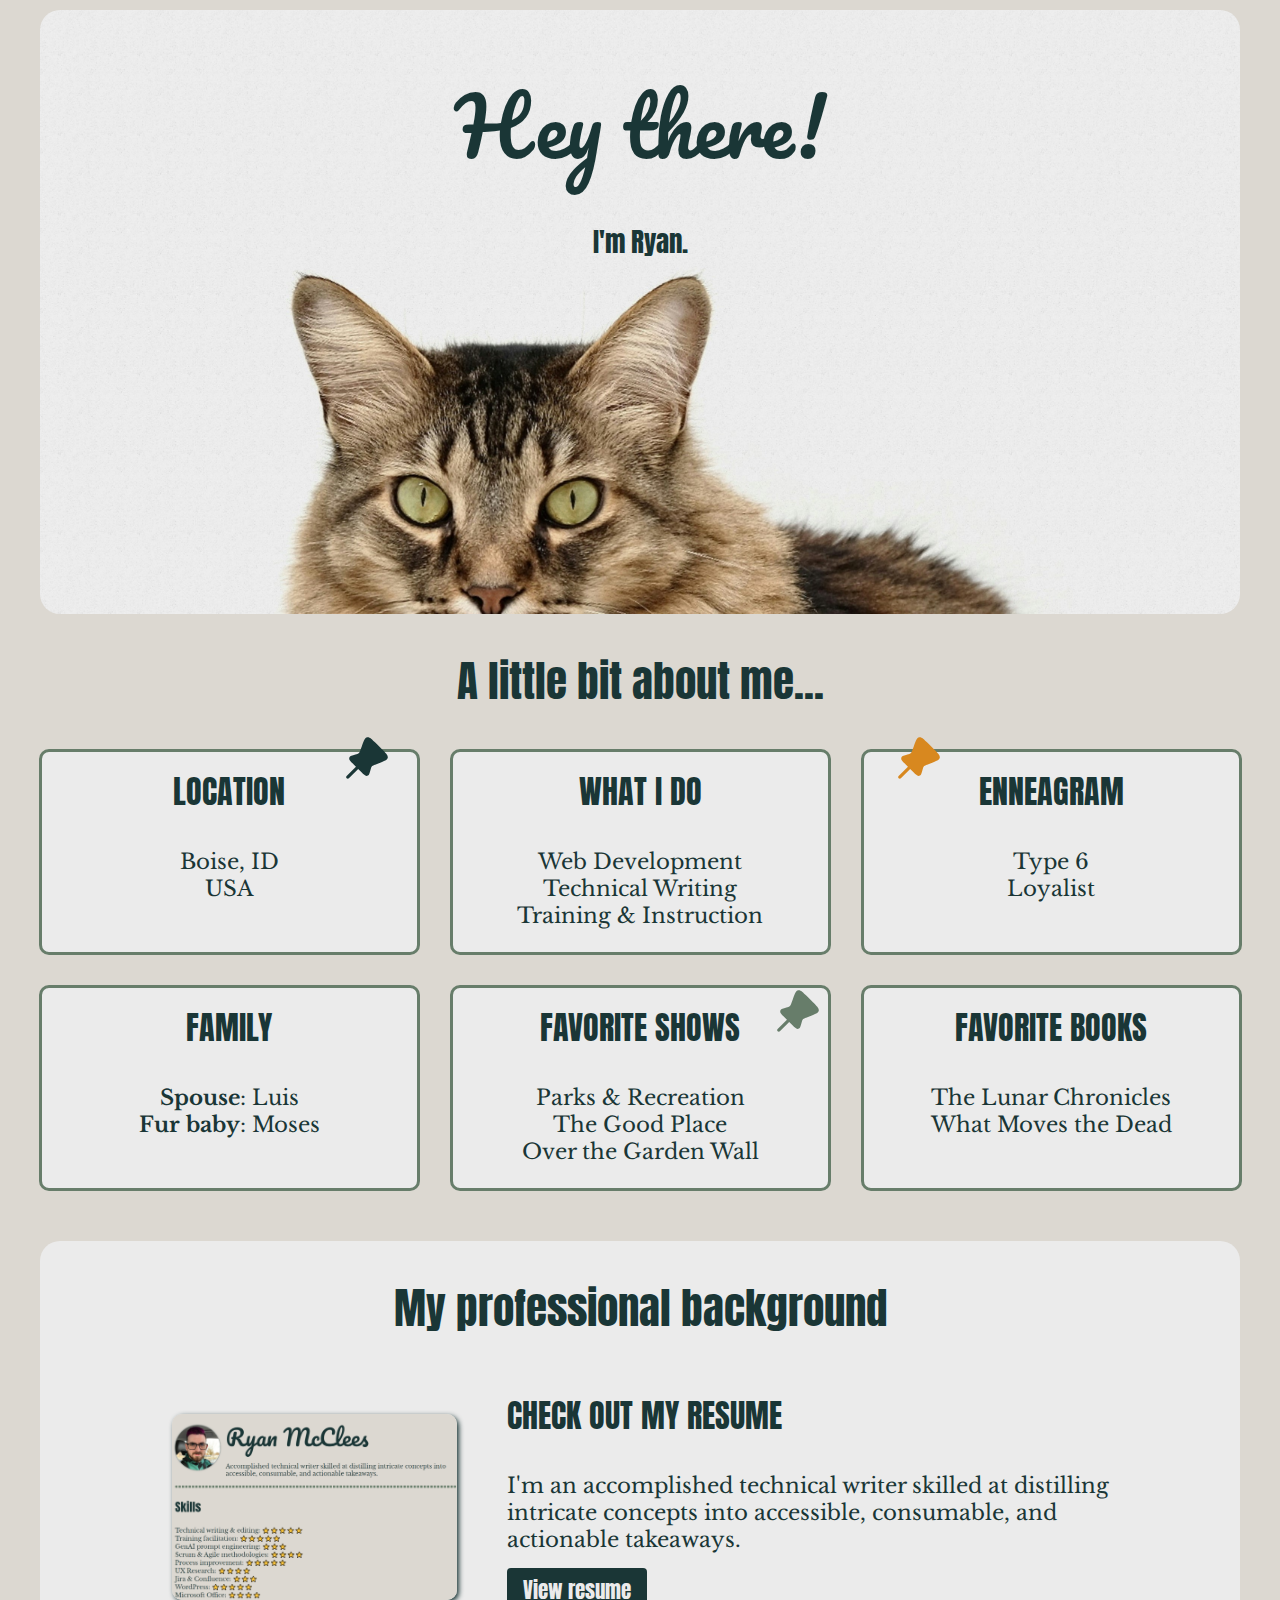
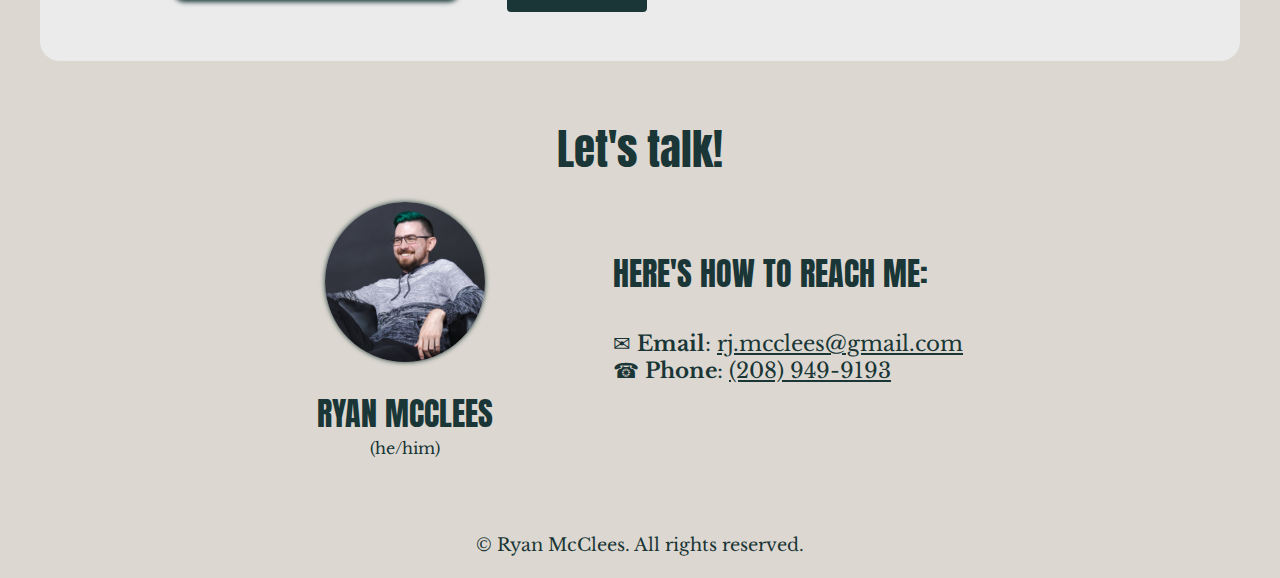
<file: index.html>
<!DOCTYPE html>
<html lang="en">
<head>
    <meta charset="UTF-8">
    <meta name="viewport" content="width=device-width, initial-scale=1.0">
    <link rel="stylesheet" href="./style.css">
    <link rel="preconnect" href="https://fonts.googleapis.com">
    <link rel="preconnect" href="https://fonts.gstatic.com" crossorigin>
    <link href="https://fonts.googleapis.com/css2?family=Anton&family=Libre+Baskerville:ital,wght@0,400;0,700;1,400&family=Pacifico&display=swap" rel="stylesheet">
    <title>Ryan McClees | Web Developer Bio</title>
    <?xml version="1.0" encoding="utf-8"?><!-- Uploaded to: SVG Repo, www.svgrepo.com, Generator: SVG Repo Mixer Tools -->
</head>
<body>
    <section id="main-header">
        <div class="header-img">
            <img src="./assets/charlie-deets-TKgOIwPVmkg-unsplash.jpg" alt="cat" height="100%">
        </div>
        <div class="header-text">
            <h1>Hey there!</h1>
            <p>I'm Ryan.</p>
        </div>
    </section>
    <section id="about-me">
        <h2>A little bit about me...</h2>
        <div id="about-me-grid">
            <div class="grid square1">
                <h3>Location</h3>
                <p>
                    Boise, ID<br />
                    USA
                </p>
                <svg width="50px" height="50px" viewBox="0 0 24 24" fill="none" xmlns="http://www.w3.org/2000/svg" class="grid-pin1">
                <path d="M19.1835 7.80516L16.2188 4.83755C14.1921 2.8089 13.1788 1.79457 12.0904 2.03468C11.0021 2.2748 10.5086 3.62155 9.5217 6.31506L8.85373 8.1381C8.59063 8.85617 8.45908 9.2152 8.22239 9.49292C8.11619 9.61754 7.99536 9.72887 7.86251 9.82451C7.56644 10.0377 7.19811 10.1392 6.46145 10.3423C4.80107 10.8 3.97088 11.0289 3.65804 11.5721C3.5228 11.8069 3.45242 12.0735 3.45413 12.3446C3.45809 12.9715 4.06698 13.581 5.28476 14.8L6.69935 16.2163L2.22345 20.6964C1.92552 20.9946 1.92552 21.4782 2.22345 21.7764C2.52138 22.0746 3.00443 22.0746 3.30236 21.7764L7.77841 17.2961L9.24441 18.7635C10.4699 19.9902 11.0827 20.6036 11.7134 20.6045C11.9792 20.6049 12.2404 20.5358 12.4713 20.4041C13.0192 20.0914 13.2493 19.2551 13.7095 17.5825C13.9119 16.8472 14.013 16.4795 14.2254 16.1835C14.3184 16.054 14.4262 15.9358 14.5468 15.8314C14.8221 15.593 15.1788 15.459 15.8922 15.191L17.7362 14.4981C20.4 13.4973 21.7319 12.9969 21.9667 11.9115C22.2014 10.826 21.1954 9.81905 19.1835 7.80516Z" fill="#1A3636"/>
                </svg>
            </div>
            <div class="grid square2">
                <h3>What I do</h3>
                <ul>
                    <li>Web Development</li>
                    <li>Technical Writing</li>
                    <li>Training & Instruction</li>
                </ul>
            </div>
            <div class="grid square3">
                <h3>Enneagram</h3>
                <p>
                    Type 6<br />
                    Loyalist
                </p>
                <svg width="50px" height="50px" viewBox="0 0 24 24" fill="none" xmlns="http://www.w3.org/2000/svg" class="grid-pin2">
                <path d="M19.1835 7.80516L16.2188 4.83755C14.1921 2.8089 13.1788 1.79457 12.0904 2.03468C11.0021 2.2748 10.5086 3.62155 9.5217 6.31506L8.85373 8.1381C8.59063 8.85617 8.45908 9.2152 8.22239 9.49292C8.11619 9.61754 7.99536 9.72887 7.86251 9.82451C7.56644 10.0377 7.19811 10.1392 6.46145 10.3423C4.80107 10.8 3.97088 11.0289 3.65804 11.5721C3.5228 11.8069 3.45242 12.0735 3.45413 12.3446C3.45809 12.9715 4.06698 13.581 5.28476 14.8L6.69935 16.2163L2.22345 20.6964C1.92552 20.9946 1.92552 21.4782 2.22345 21.7764C2.52138 22.0746 3.00443 22.0746 3.30236 21.7764L7.77841 17.2961L9.24441 18.7635C10.4699 19.9902 11.0827 20.6036 11.7134 20.6045C11.9792 20.6049 12.2404 20.5358 12.4713 20.4041C13.0192 20.0914 13.2493 19.2551 13.7095 17.5825C13.9119 16.8472 14.013 16.4795 14.2254 16.1835C14.3184 16.054 14.4262 15.9358 14.5468 15.8314C14.8221 15.593 15.1788 15.459 15.8922 15.191L17.7362 14.4981C20.4 13.4973 21.7319 12.9969 21.9667 11.9115C22.2014 10.826 21.1954 9.81905 19.1835 7.80516Z" fill="#d8881f"/>
                </svg>
            </div>
            <div class="grid square4">
                <h3>Family</h3>
                <ul>
                    <li><strong>Spouse</strong>: Luis</li>
                    <li><strong>Fur baby</strong>: Moses</li>
                </ul>
            </div>
            <div class="grid square5">
                <h3>Favorite Shows</h3>
                <ul>
                    <li>Parks & Recreation</li>
                    <li>The Good Place</li>
                    <li>Over the Garden Wall</li>
                </ul>
                <svg width="50px" height="50px" viewBox="0 0 24 24" fill="none" xmlns="http://www.w3.org/2000/svg" class="grid-pin3">
                    <path d="M19.1835 7.80516L16.2188 4.83755C14.1921 2.8089 13.1788 1.79457 12.0904 2.03468C11.0021 2.2748 10.5086 3.62155 9.5217 6.31506L8.85373 8.1381C8.59063 8.85617 8.45908 9.2152 8.22239 9.49292C8.11619 9.61754 7.99536 9.72887 7.86251 9.82451C7.56644 10.0377 7.19811 10.1392 6.46145 10.3423C4.80107 10.8 3.97088 11.0289 3.65804 11.5721C3.5228 11.8069 3.45242 12.0735 3.45413 12.3446C3.45809 12.9715 4.06698 13.581 5.28476 14.8L6.69935 16.2163L2.22345 20.6964C1.92552 20.9946 1.92552 21.4782 2.22345 21.7764C2.52138 22.0746 3.00443 22.0746 3.30236 21.7764L7.77841 17.2961L9.24441 18.7635C10.4699 19.9902 11.0827 20.6036 11.7134 20.6045C11.9792 20.6049 12.2404 20.5358 12.4713 20.4041C13.0192 20.0914 13.2493 19.2551 13.7095 17.5825C13.9119 16.8472 14.013 16.4795 14.2254 16.1835C14.3184 16.054 14.4262 15.9358 14.5468 15.8314C14.8221 15.593 15.1788 15.459 15.8922 15.191L17.7362 14.4981C20.4 13.4973 21.7319 12.9969 21.9667 11.9115C22.2014 10.826 21.1954 9.81905 19.1835 7.80516Z" fill="#677D6A"/>
                    </svg>
            </div>
            <div class="grid square6">
                <h3>Favorite Books</h3>
                <ul>
                    <li>The Lunar Chronicles</li>
                    <li>What Moves the Dead</li>
                </ul>
            </div>
        </div>
    </section>
    <section id="resume">
        <div class="resume-div">
            <h2>My professional background</h2>
            <div class="resume-grid">
                <div class="right-align"><img src="./assets/Resume-screenshot.png" alt="Screenshot of resume" class="resume-screenshot"></div>
                <div>
                    <h3 class="left-align">Check out my resume</h3>
                    <p class="left-align">I'm an accomplished technical writer skilled at distilling intricate concepts into accessible, consumable, and actionable takeaways.</p>
                    <p class="left-align"><a href="./public/resume.html" class="btn-primary">View resume</a></p>
                </div>
            </div>
        </div>
    </section>
    <section id="contact-me">
        <h2>Let's talk!</h2>
        <div class="contact-container">
            <div class="contact-content">
                <p><img class="resume-photo" src="./assets/1671308704596.jfif" alt="Ryan's profile photo" width="160" /></p>
                <h3 class="contact-name">Ryan McClees</h3>
                <p class="contact-name">(he/him)</p>
            </div>
            <div class="contact-content">
                <h3 class="left-align">Here's how to reach me:</h3>
                <ul class="left-align">
                    <li>✉ <strong>Email</strong>: <a href="mailto:rj.mcclees@gmail.com" class="link-primary">rj.mcclees@gmail.com</a></li>
                    <li>☎ <strong>Phone</strong>: <a href="tel:+12089499193" class="link-primary">(208) 949-9193</a></li>
                </ul>
            </div>
        </div>
    </section>
    <footer>
        <p><small>© Ryan McClees. All rights reserved.</small></p>
    </footer>
</body>
</html>
</file>
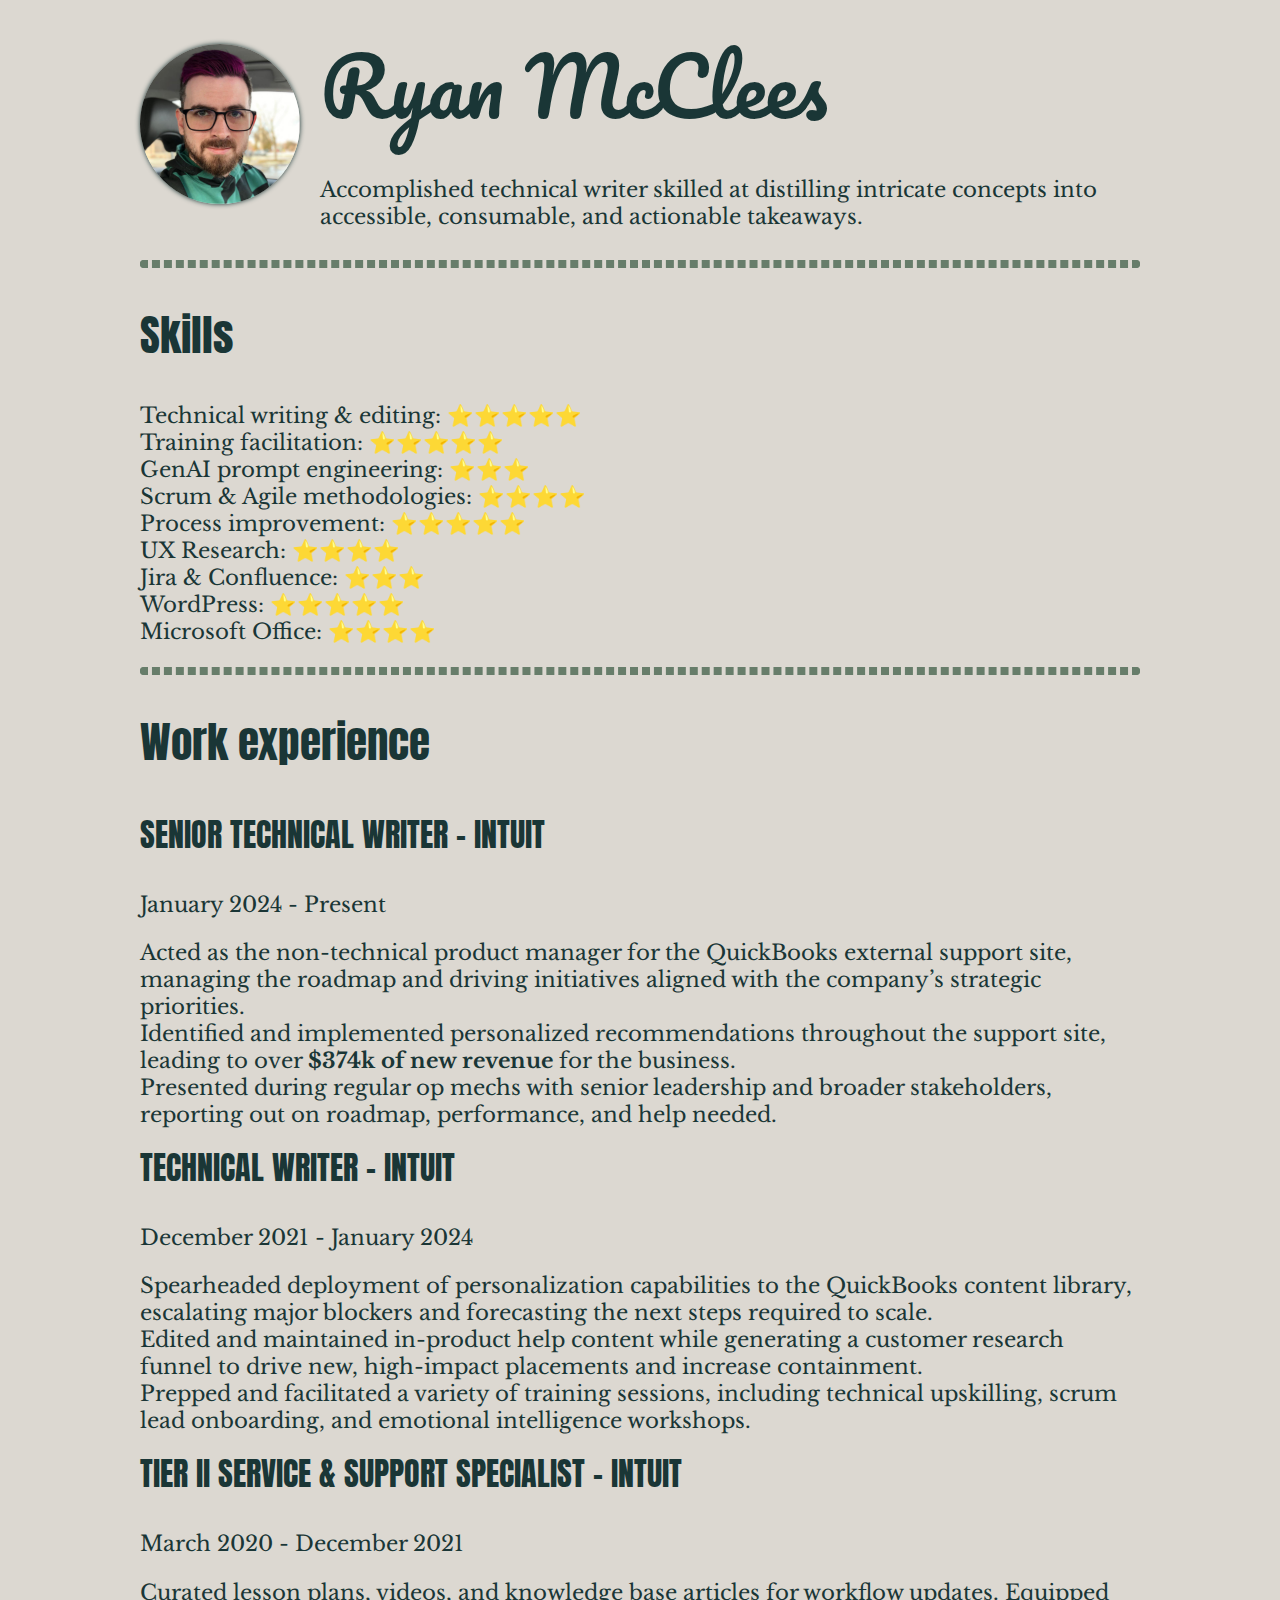
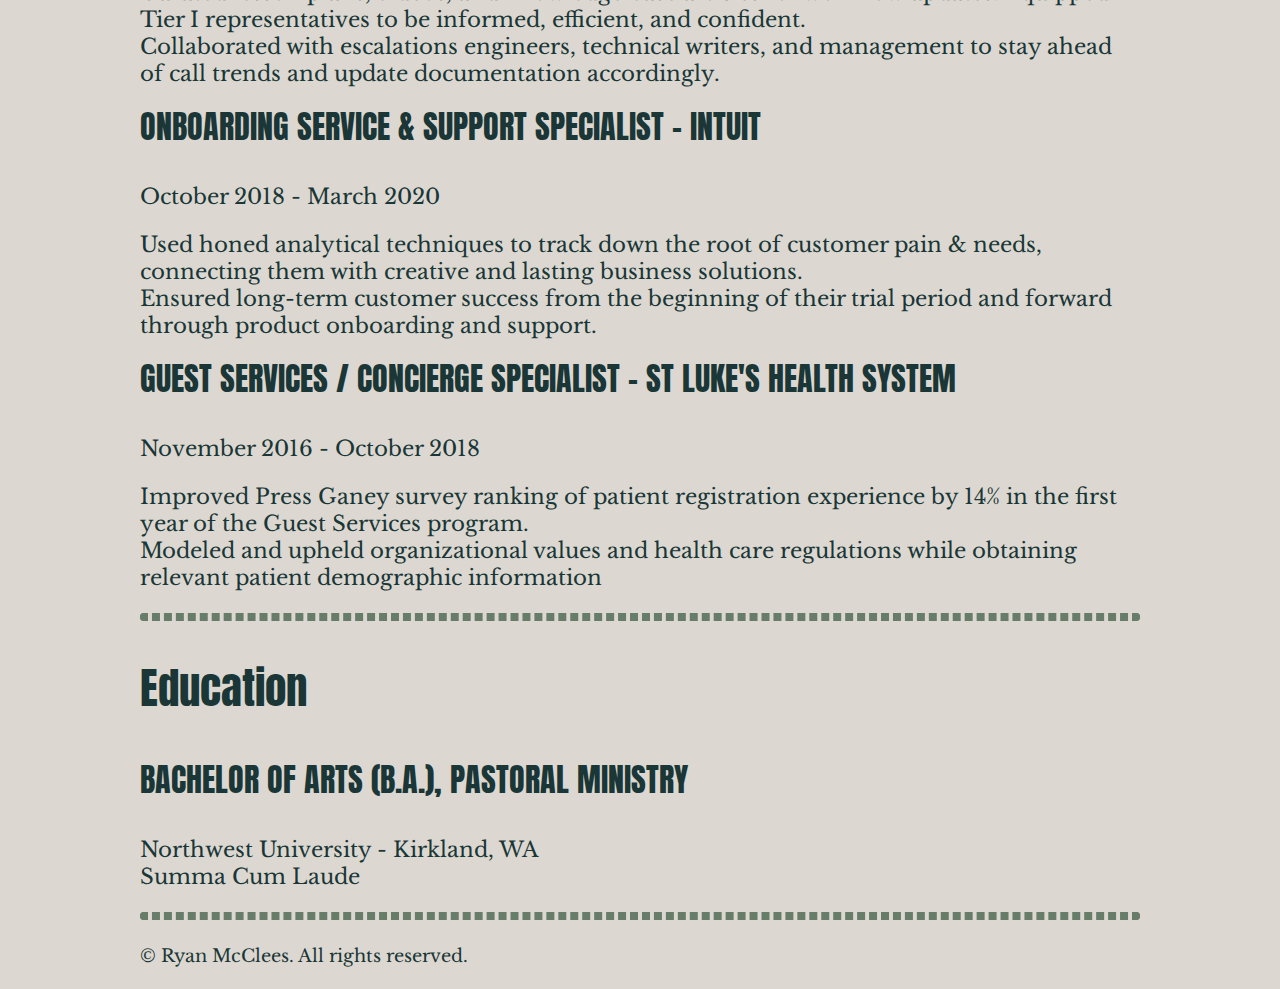
<file: public/resume.html>
<!DOCTYPE html>
<html lang="en">
    <head>
        <meta charset="UTF-8">
        <link rel="stylesheet" href="../style.css">
        <link rel="preconnect" href="https://fonts.googleapis.com">
        <link rel="preconnect" href="https://fonts.gstatic.com" crossorigin>
        <link href="https://fonts.googleapis.com/css2?family=Anton&family=Libre+Baskerville:ital,wght@0,400;0,700;1,400&family=Pacifico&display=swap" rel="stylesheet">
        <title>My Resume</title>
    </head>

    <body id="resume-body">
        <div id="resume-header">
            <div class="header-col1">
                <img class="resume-photo top-image" src="../assets/profile-photo.jpg" alt="Ryan's profile photo" width="160" />
            </div>
            <div>
                <h1 class="left-align">Ryan McClees</h1>
                <p class="left-align">Accomplished technical writer skilled at distilling intricate concepts into accessible, consumable, and actionable takeaways.</p>
            </div>
        </div>
        <hr />
        
        <h2 class="left-align">Skills</h2>
        <ul class="left-align">
            <li>Technical writing & editing: &#x2B50&#x2B50&#x2B50&#x2B50&#x2B50</li>
            <li>Training facilitation: &#x2B50&#x2B50&#x2B50&#x2B50&#x2B50</li>
            <li>GenAI prompt engineering: &#x2B50&#x2B50&#x2B50</li>
            <li>Scrum & Agile methodologies: &#x2B50&#x2B50&#x2B50&#x2B50</li>
            <li>Process improvement: &#x2B50&#x2B50&#x2B50&#x2B50&#x2B50</li>
            <li>UX Research: &#x2B50&#x2B50&#x2B50&#x2B50</li>
            <li>Jira & Confluence: &#x2B50&#x2B50&#x2B50</li>
            <li>WordPress: &#x2B50&#x2B50&#x2B50&#x2B50&#x2B50</li>
            <li>Microsoft Office: &#x2B50&#x2B50&#x2B50&#x2B50</li>
        </ul>

        <hr />
        
        <h2 class="left-align">Work experience</h2>
        <ul>
            <li><h3 class="left-align">Senior Technical Writer - Intuit</h3>
                <p class="left-align">January 2024 - Present</p>
                <ul class="left-align">
                    <li>Acted as the non-technical product manager for the QuickBooks
                        external support site, managing the roadmap and driving initiatives
                        aligned with the company’s strategic priorities.</li>
                    <li>Identified and implemented personalized recommendations throughout
                        the support site, leading to over <strong>$374k of new revenue</strong>
                        for the business.</li>
                    <li>Presented during regular op mechs with senior leadership and broader
                        stakeholders, reporting out on roadmap, performance, and help needed.</li>
                </ul>
            </li>
            <li><h3 class="left-align">Technical Writer - Intuit</h3>
                <p class="left-align">December 2021 - January 2024</p>
                <ul class="left-align">
                    <li>Spearheaded deployment of personalization capabilities to the
                        QuickBooks content library, escalating major blockers and forecasting
                        the next steps required to scale.</li>
                    <li>Edited and maintained in-product help content while generating
                        a customer research funnel to drive new, high-impact placements
                        and increase containment.</li>
                    <li>Prepped and facilitated a variety of training sessions, including
                        technical upskilling, scrum lead onboarding, and emotional
                        intelligence workshops.</li>
                </ul>
            </li>
            <li><h3 class="left-align">Tier II Service & Support Specialist - Intuit</h3>
                <p class="left-align">March 2020 - December 2021</p>
                <ul class="left-align">
                    <li>Curated lesson plans, videos, and knowledge base articles for workflow
                        updates. Equipped Tier I representatives to be informed, efficient,
                        and confident.</li>
                    <li>Collaborated with escalations engineers, technical writers, and
                        management to stay ahead of call trends and update documentation accordingly.</li>
                </ul>
            </li>
            <li><h3 class="left-align">Onboarding Service & Support Specialist - Intuit</h3>
                <p class="left-align">October 2018 - March 2020</p>
                <ul class="left-align">
                    <li>Used honed analytical techniques to track down the root of customer pain & needs,
                        connecting them with creative and lasting business solutions.</li>
                    <li>Ensured long-term customer success from the beginning of their trial period and
                        forward through product onboarding and support.</li>
                </ul>
            </li>
            <li><h3 class="left-align">Guest Services / Concierge Specialist - St Luke's Health System</h3>
                <p class="left-align">November 2016 - October 2018</p>
                <ul class="left-align">
                    <li>Improved Press Ganey survey ranking of patient registration experience by 14%
                        in the first year of the Guest Services program.</li>
                    <li>Modeled and upheld organizational values and health care regulations while
                        obtaining relevant patient demographic information</li>
                </ul>
            </li>
        </ul>
        
        <hr />

        <h2 class="left-align">Education</h2>
        <ul>
            <li><h3 class="left-align">Bachelor of Arts (B.A.), Pastoral Ministry</h3>
                <p class="left-align">
                    Northwest University - Kirkland, WA<br />
                    Summa Cum Laude
                </p>
            </li>
        </ul>

        <hr />

        <footer>
            <p class="left-align"><small>© Ryan McClees. All rights reserved.</small></p>
        </footer>
    </body>
</html>
</file>
<file: style.css>
body {
    background-color: #dcd8d1;
}

h1 {
    font-family: "Pacifico", cursive;
    font-weight: 400;
    font-style: normal;
    font-size: 60pt;
    color: #1A3636;
    margin: 15px;
}

h2 {
    font-family: "Anton", sans-serif;
    font-weight: 400;
    font-style: normal;
    color: #1A3636;
    text-align: center;
    font-size: 32pt;
}

h3 {
    font-family: "Anton", sans-serif;
    font-weight: 400;
    font-style: normal;
    text-align: center;
    color: #1A3636;
    font-size: 24pt;
    margin-top: 15px;
    text-transform: uppercase;
}

p, ul {
    font-family: "Libre Baskerville", serif;
    font-weight: 400;
    font-style: normal;
    color: #1A3636;
    text-align: center;
    font-size: 16pt;
}

ul {
    list-style-type: none;
    padding: 0px;
}

#main-header {
    /* background-image: url(./assets/charlie-deets-TKgOIwPVmkg-unsplash.jpg);
    background-size: 100%;
    background-repeat: no-repeat;
    min-height: 650px;
    margin: 50px 100px 0px 100px;
    text-align: center;
    padding-top: 50px;
    border-top-left-radius: 50px;
    border-top-right-radius: 50px; */
    display: grid;
    grid-template-rows: 100%;
    grid-template-columns: 100%;
    text-align: center;
    width: auto;
    margin: 10px auto 0px auto;
    
}

#main-header p {
  font-family: "Anton", sans-serif;
  font-weight: 400;
  font-style: normal;
  color: #1A3636;
  font-size: 20pt;
}

.header-img {
    grid-area: 1 / 1 / -1 / -1;
}

.header-img > img {
    border-radius: 20px;
    width: 100%;
    max-width: 1200px;
}

.header-text {
    grid-area: 1 / 1 / -1 / -1;
    padding-top: 30px;
    width: auto;
}

#about-me {
    display: flex;
    flex-direction: column;
    justify-content: center;
    align-items: center;
    width: 100%;
    margin-bottom: 50px;
}

#about-me-grid {
    display: grid;
    grid-template-rows: 1fr 1fr;
    grid-template-columns: 1fr 1fr 1fr;
    gap: 30px;
    /* margin: 50px 50px 0px 50px; */
}

.grid {
    background-color: #EBEBEB;
    width: 375px;
    height: 200px;
    border-radius: 10px;
    border: 3px solid #677D6A; 
    /* box-shadow: 2px 2px 5px #1A3636; */
}

.grid-pin1 {
    position: relative;
    left: 300px;
    bottom: 190px;
}

.grid-pin2 {
    position: relative;
    bottom: 190px;
    left: 30px;
    
}

.grid-pin3 {
    position: relative;
    bottom: 200px;
    left: 320px;
}

#resume {
    display: flex;
    flex-direction: column;
    justify-content: center;
    align-items: center;
}

.resume-div {
    background-color: #EBEBEB;
    border-radius: 20px;
    width: 100%;
    max-width: 1200px;
    margin: 0px auto 0px auto;
}

.resume-grid {
    display: grid;
    grid-template-columns: 1fr 2fr;
    gap: 50px;
    max-width: 1000px;
    padding-bottom: 24px;
    margin: auto auto 10px auto;
    align-items: center;
}

.resume-screenshot {
    margin-top: 15px;
    box-shadow: 2px 2px 5px #1A3636;
    border-radius: 10px;
    width: 90%;
}

.btn-primary {
    color: #EBEBEB;
    background-color: #1A3636;
    border-radius: 4px;
    text-decoration: none;
    padding: 6px 16px 6px 16px;
    font-family: "Anton", sans-serif;
    font-weight: lighter;
    font-style: normal;
}

.btn-primary:hover {
    background-color: #40534C;
}

.link-primary {
    color: #1A3636;
}

.link-primary:hover {
    color: #677D6A;
}

#contact-me {
    display: flex;
    flex-direction: column;
    justify-content: center;
    align-items: center;
    height: auto;
}

.contact-container {
    display: flex;
    flex-direction: row;
    max-width: 1200px;
    margin: auto 20px 50px 20px;
    justify-content: center;
}

.contact-name {
    margin: 0px;
    padding: 0px;
}

p.contact-name {
    font-size: 12pt;
}

.contact-content {
    margin: auto 60px auto 60px;
}

#contact-me h2 {
    padding-top: 20px;
    margin-bottom: 0px;
}




#resume-body {
    max-width: 1000px;
    margin: auto;
}

.left-align {
    text-align: left !important;
}

.right-align {
    text-align: right !important;
}

#resume-header {
    display: flex;
    flex-direction: row;
    gap: 20px;
    align-items: center;
}

h1.left-align {
    margin-left: 0px;
}

.resume-photo {
    border-radius: 50%;
    box-shadow: 0px 0px 5px #1A3636;
}

hr {
    border: 4px dashed #677D6A;
    max-width: 1000px;
    border-radius: 5px;
}

@media (max-width: 1200px) {
    h1 {
        font-size: 3rem;
    }
    #main-header {
        margin: 10px auto 0px auto;
    }
    .header-text {
        padding-top: 0px;
    }
    .header-img > img, .resume-div {
        width: 100%;
        max-width: 1000px;
        margin: auto;
    }
    .grid {
        max-width: 300px;
        margin: auto;
    }
    .grid-pin1 {
        left: 230px;
        bottom: 190px;
    }
    .grid-pin2 {
        left: 20px;
    }
    .grid-pin3 {
        left: 250px;
        bottom: 190px;
    }
    #resume-body {
        max-width: 800px;
    }
    hr {
        max-width: 800px;
    }
}

@media (max-width: 750px) {
    h1 {
        font-size: 2rem;
        margin: 0px;
    }
    h2 {
        font-size: 20pt;
    }
    h3 {
        font-size: 16pt;
    }
    p, ul {
        font-size: 12pt;
    }
    #main-header {
        padding-top: 0px;
        margin: 0px;
        /* max-height: 200px; */
    }
    #main-header > p {
        font-size: 1.5rem;
        margin: 0px;
    }
    #about-me-grid {
        grid-template-rows: 1fr 1fr 1fr;
        grid-template-columns: 1fr 1fr;
        gap: 30px;
    }
    .grid {
        height: 100%;
        padding: 5px;
        max-width: 240px;
        margin: auto;
    }
    .grid-pin1 {
        left: 190px;
        bottom: 150px;
    }
    .grid-pin2 {
        left: 470px;
        bottom: 150px;
    }
    .grid-pin3 {
        left: 190px;
        bottom: 145px;
    }
    .resume-grid {
        grid-template-rows: 1fr 1fr;
        grid-template-columns: 1fr;
        max-width: 400px;
        margin: 0px auto 0px auto;
        padding-bottom: 0px;
        gap: 0px;
    }
    div.right-align {
        text-align: center !important;
    }
    .resume-screenshot {
        width: 85%;
        height: 200px;
        display: inline;
        margin-bottom: 0px;
        object-fit: cover;
        
    }
    .btn-primary {
        padding: 6px 10% 6px 10%;
    }
    .contact-container {
        flex-direction: column;
    }
    .left-align {
        text-align: center !important;
    }
    h3.left-align {
        margin-bottom: 0px;
        margin-top: 40px;
    }
    #resume-header {
        flex-direction: column;
        gap: 5px;
    }
    #resume-body {
        max-width: 500px;
    }
    hr {
        max-width: 500px;
    }
    .top-image {
        margin-top: 20px;
    }
}
</file>
